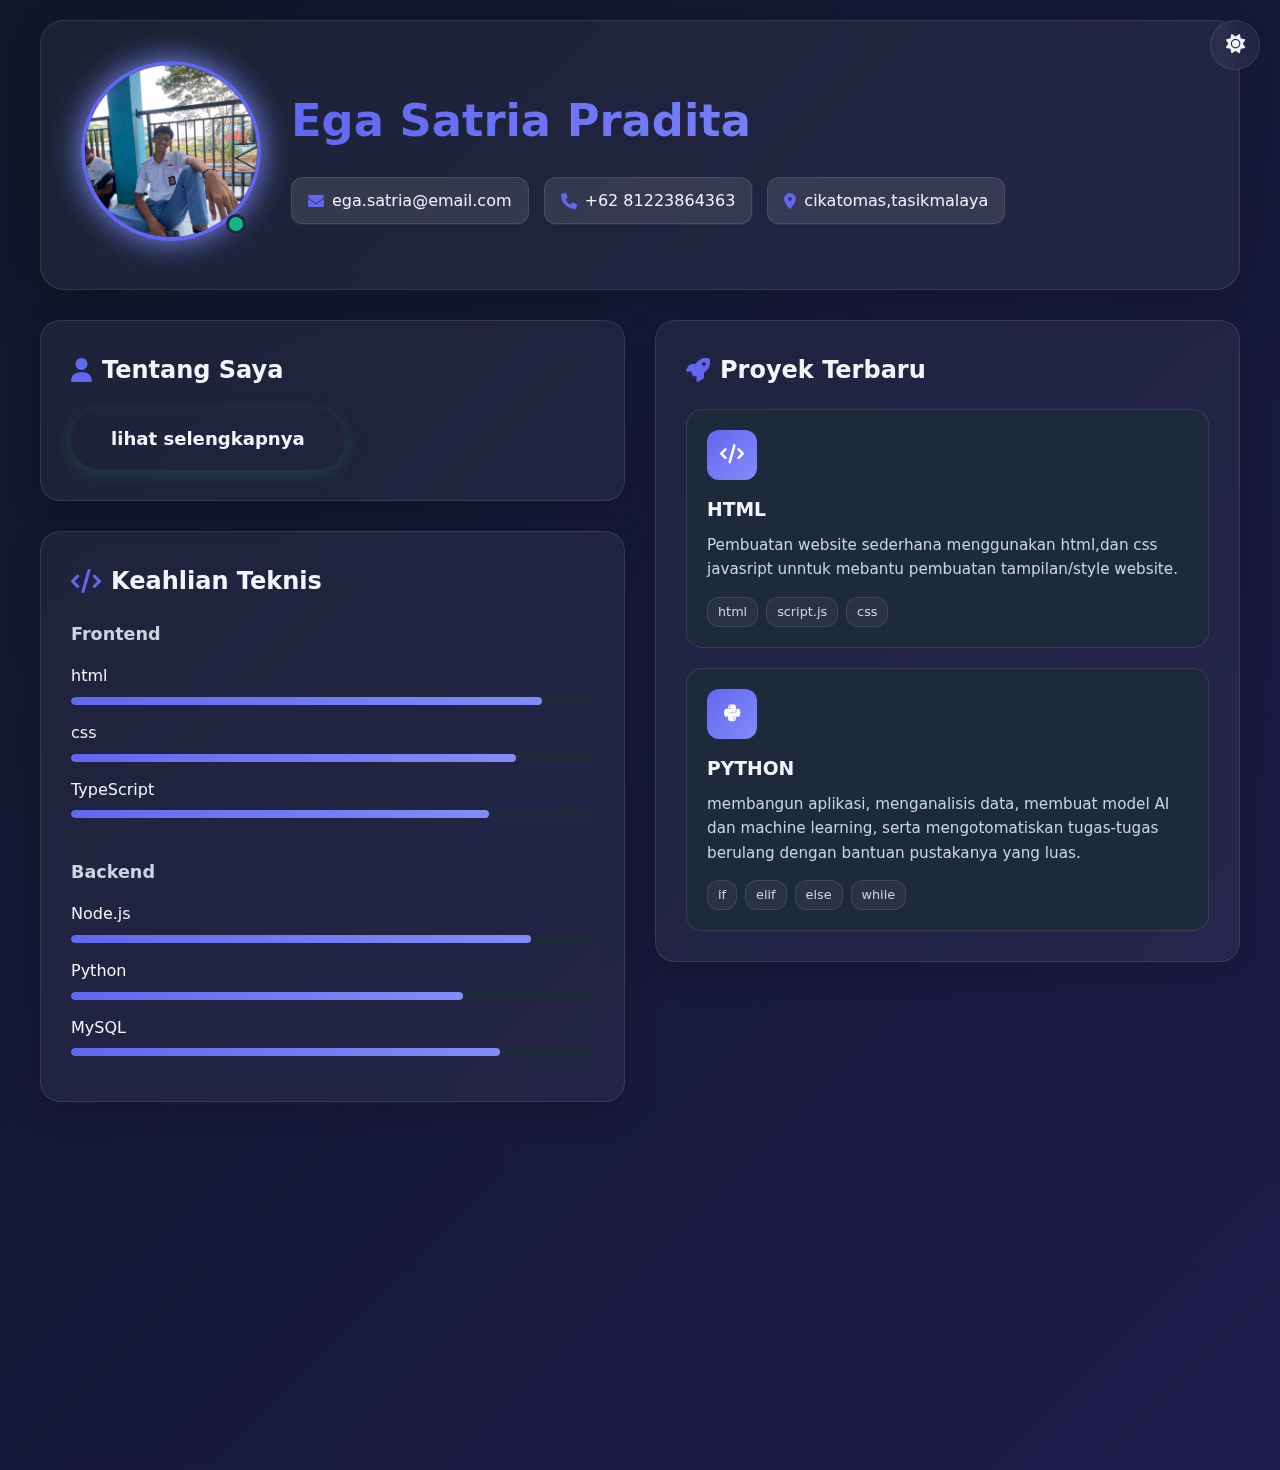
<file: index.html>
<!DOCTYPE html>
<html lang="id">

<head>
    <meta charset="UTF-8">
    <meta name="viewport" content="width=device-width, initial-scale=1.0">
    <title>Biodata | Ega Satria Pradita</title>
    <link rel="stylesheet" href="https://cdnjs.cloudflare.com/ajax/libs/font-awesome/6.4.0/css/all.min.css">
    <link rel="stylesheet" href="style.css">
</head>

<body>
    <div class="container">
        <!-- Theme Toggle -->
        <button class="theme-toggle" id="themeToggle">
            <i class="fas fa-moon"></i>
        </button>

        <!-- Header & Profil -->
        <header class="profile-header">
            <div class="profile-image-container">
                <img src="ega.jpeg" alt="Ega Satria Pradita" class="profile-pic">
                <div class="status-indicator"></div>
            </div>

            <div class="profile-info">
                <h1>Ega Satria Pradita</h1>
                <p class="tagline">Full-Stack Developer & UI/UX Enthusiast</p>
                <div class="contact-badges">
                    <div class="badge">
                        <i class="fas fa-envelope"></i>
                        <span>ega.satria@email.com</span>
                    </div>
                    <div class="badge">
                        <i class="fas fa-phone"></i>
                        <span>+62 81223864363</span>
                    </div>
                    <div class="badge">
                        <i class="fas fa-map-marker-alt"></i>
                        <span>cikatomas,tasikmalaya</span>
                    </div>
                </div>
            </div>
        </header>

        <!-- Main Content Grid -->
        <main class="main-grid">
            <!-- Left Column -->
            <div class="left-column">
                <!-- About Section -->
                <section class="card" id="about">
                    <h2><i class="fas fa-user"></i>Tentang Saya</h2>
                    <a href="tentang.html" class="cta">lihat selengkapnya</a>

                </section>

                <!-- Skills Section -->
                <section class="card" id="skills">
                    <h2><i class="fas fa-code"></i>Keahlian Teknis</h2>
                    <div class="skills-grid">
                        <div class="skill-category">
                            <h3>Frontend</h3>
                            <div class="skill-item">
                                <span>html</span>
                                <div class="skill-bar">
                                    <div class="skill-progress" data-level="90"></div>
                                </div>
                            </div>
                            <div class="skill-item">
                                <span>css</span>
                                <div class="skill-bar">
                                    <div class="skill-progress" data-level="85"></div>
                                </div>
                            </div>
                            <div class="skill-item">
                                <span>TypeScript</span>
                                <div class="skill-bar">
                                    <div class="skill-progress" data-level="80"></div>
                                </div>
                            </div>
                        </div>

                        <div class="skill-category">
                            <h3>Backend</h3>
                            <div class="skill-item">
                                <span>Node.js</span>
                                <div class="skill-bar">
                                    <div class="skill-progress" data-level="88"></div>
                                </div>
                            </div>
                            <div class="skill-item">
                                <span>Python</span>
                                <div class="skill-bar">
                                    <div class="skill-progress" data-level="75"></div>
                                </div>
                            </div>
                            <div class="skill-item">
                                <span>MySQL</span>
                                <div class="skill-bar">
                                    <div class="skill-progress" data-level="82"></div>
                                </div>
                            </div>
                        </div>
                    </div>
                </section>

                <!-- Education Section -->
                <section class="card" id="education">
                    <h2><i class="fas fa-graduation-cap"></i>Pendidikan</h2>
                    <div class="timeline">
                        <div class="timeline-item">
                            <div class="timeline-year">2021-2024</div>
                            <div class="timeline-content">
                                <h3>SMP ISLAM DARUL HIKMAH</h3>
                            </div>
                        </div>
                        <div class="timeline-item">
                            <div class="timeline-year">2024-Sekarang</div>
                            <div class="timeline-content">
                                <h3>SMK AL FALAH TANJUNGJAYA</h3>
                                <p>Jurusan RPL</p>
                            </div>
                        </div>
                    </div>
                </section>
            </div>

            <!-- Right Column -->
            <div class="right-column">
                <!-- Experience Section -->

                <!-- Projects Section -->
                <section class="card" id="projects">
                    <h2><i class="fas fa-rocket"></i>Proyek Terbaru</h2>
                    <div class="projects-grid">
                        <div class="project-card">
                            <div class="project-icon">
                                <i class="fa-solid fa-code"></i>
                            </div>
                            <h3>HTML</h3>
                            <p>Pembuatan website sederhana menggunakan html,dan css javasript unntuk mebantu pembuatan tampilan/style website.</p>
                            <div class="project-tech">
                                <span class="tech-tag">html</span>
                                <span class="tech-tag">script.js</span>
                                <span class="tech-tag">css</span>
                            </div>
                        </div>
                        <div class="project-card">
                            <div class="project-icon">
                                <i class="fa-brands fa-python"></i>
                            </div>
                            <h3>PYTHON</h3>
                            <p> membangun aplikasi, menganalisis data, membuat model AI dan machine learning, serta mengotomatiskan tugas-tugas berulang dengan bantuan pustakanya yang luas. </p>
                            <div class="project-tech">
                                <span class="tech-tag">if</span>
                                <span class="tech-tag">elif</span>
                                <span class="tech-tag">else</span>
                                <span class="tech-tag">while</span>
                            </div>
                        </div>
                    </div>
                </section>

                <!-- Contact & Social -->
                <section class="card" id="contact">
                    <h2><i class="fas fa-share-alt"></i>Hubungi Saya</h2>
                    <div class="social-links">
                        <a href="https://wa.me/qr/4Q2SM73HXJZXI1" target="_blank" class="social-link whatsapp">
                            <i class="fab fa-whatsapp"></i>
                            <span>WhatsApp</span>
                        </a>
                        <a href=" https://www.instagram.com/ega_____03?igsh=ZHMxOGcxN3BwMmxn" target="_blank" class="social-link instagram">
                            <i class="fab fa-instagram"></i>
                            <span>Instagram</span>
                        </a>
                        <a href=" https://www.tiktok.com/@ega_____03?_t=ZS-90oDjy8LicP&_r=1" target="_blank" class="social-link tiktok">
                            <i class="fab fa-tiktok"></i>
                            <span>TikTok</span>
                        </a>
                    </div>
                </section>
            </div>
        </main>
    </div>

    <script src="script.js"></script>
</body>
</html
</file>
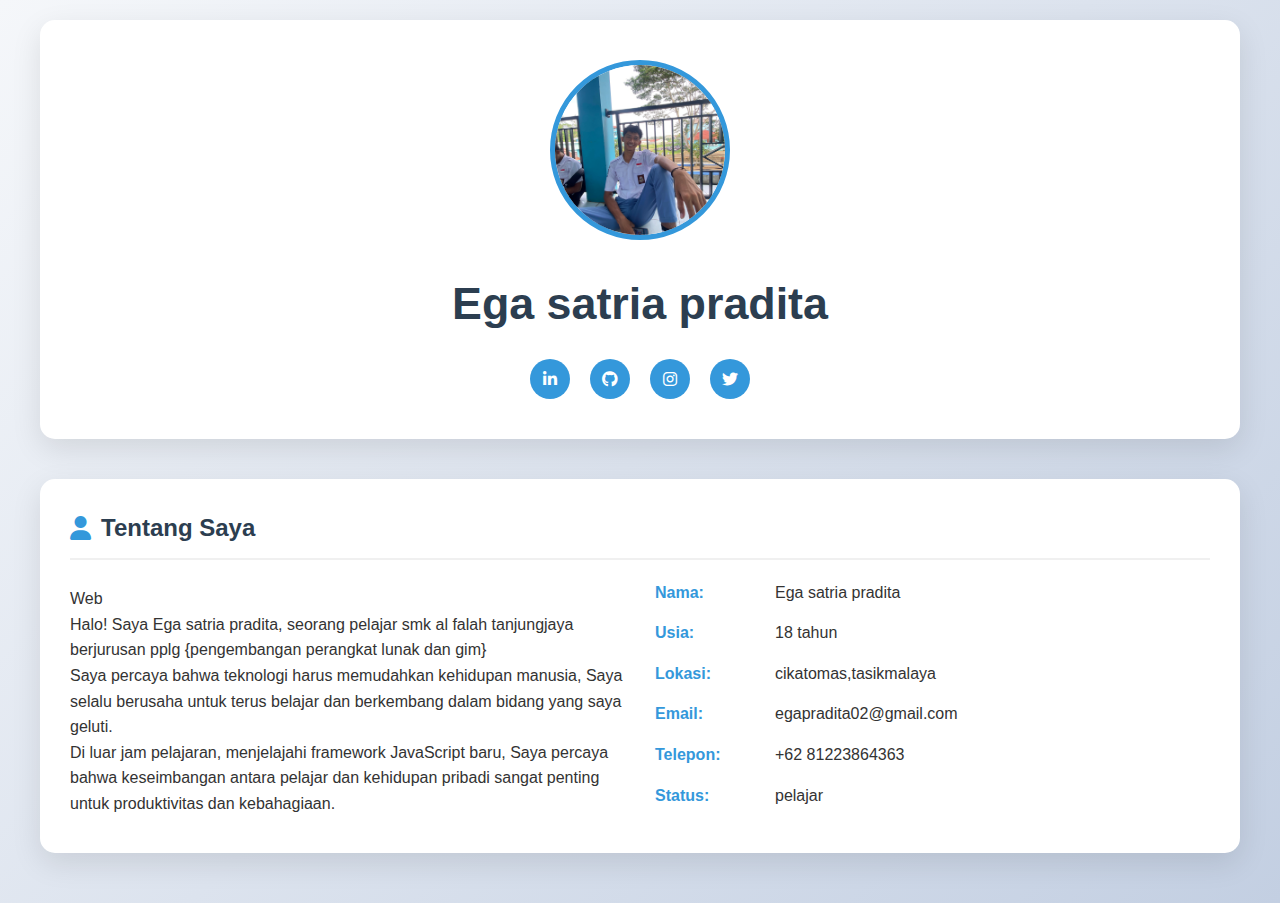
<file: tentang.html>
<!DOCTYPE html>
<html lang="id">

<head>
    <meta charset="UTF-8">
    <meta name="viewport" content="width=device-width, initial-scale=1.0">
    <title>Tentang Saya</title>
    <link rel="stylesheet" href="https://cdnjs.cloudflare.com/ajax/libs/font-awesome/6.4.0/css/all.min.css">
    <style>
        * {
            margin: 0;
            padding: 0;
            box-sizing: border-box;
            font-family: 'Segoe UI', Tahoma, Geneva, Verdana, sans-serif;
        }
        
        body {
            background: linear-gradient(135deg, #f5f7fa 0%, #c3cfe2 100%);
            color: #333;
            line-height: 1.6;
            min-height: 100vh;
            padding: 20px;
        }
        
        .container {
            max-width: 1200px;
            margin: 0 auto;
        }
        
        header {
            text-align: center;
            margin-bottom: 40px;
            padding: 40px 20px;
            background: white;
            border-radius: 15px;
            box-shadow: 0 10px 30px rgba(0, 0, 0, 0.1);
        }
        
        .profile-img {
            width: 180px;
            height: 180px;
            border-radius: 50%;
            object-fit: cover;
            border: 5px solid #3498db;
            margin-bottom: 20px;
        }
        
        h1 {
            font-size: 2.8rem;
            color: #2c3e50;
            margin-bottom: 10px;
        }
        
        .tagline {
            font-size: 1.3rem;
            color: #7f8c8d;
            max-width: 600px;
            margin: 0 auto 20px;
        }
        
        .social-links {
            display: flex;
            justify-content: center;
            gap: 20px;
            margin-top: 20px;
        }
        
        .social-link {
            display: flex;
            align-items: center;
            justify-content: center;
            width: 40px;
            height: 40px;
            background: #3498db;
            color: white;
            border-radius: 50%;
            text-decoration: none;
            transition: all 0.3s;
        }
        
        .social-link:hover {
            transform: translateY(-5px);
            background: #2980b9;
        }
        
        section {
            background: white;
            border-radius: 15px;
            padding: 30px;
            margin-bottom: 30px;
            box-shadow: 0 10px 30px rgba(0, 0, 0, 0.1);
        }
        
        h2 {
            color: #2c3e50;
            margin-bottom: 20px;
            padding-bottom: 10px;
            border-bottom: 2px solid #f0f0f0;
            display: flex;
            align-items: center;
        }
        
        h2 i {
            margin-right: 10px;
            color: #3498db;
        }
        
        .about-content {
            display: flex;
            flex-wrap: wrap;
            gap: 30px;
            align-items: center;
        }
        
        .about-text {
            flex: 1;
            min-width: 300px;
        }
        
        .about-details {
            flex: 1;
            min-width: 300px;
        }
        
        .detail-item {
            margin-bottom: 15px;
            display: flex;
        }
        
        .detail-label {
            font-weight: bold;
            color: #3498db;
            display: inline-block;
            width: 120px;
        }
        
        .skills-container {
            display: flex;
            flex-wrap: wrap;
            gap: 20px;
        }
        
        .skill-category {
            flex: 1;
            min-width: 250px;
        }
        
        .skill-item {
            margin-bottom: 15px;
        }
        
        .skill-name {
            display: flex;
            justify-content: space-between;
            margin-bottom: 5px;
        }
        
        .skill-bar {
            height: 10px;
            background-color: #e9ecef;
            border-radius: 5px;
            overflow: hidden;
        }
        
        .skill-level {
            height: 100%;
            background: linear-gradient(to right, #3498db, #2c3e50);
            border-radius: 5px;
        }
        
        .hobbies-container {
            display: flex;
            flex-wrap: wrap;
            gap: 15px;
        }
        
        .hobby-item {
            background: linear-gradient(135deg, #3498db 0%, #2c3e50 100%);
            color: white;
            padding: 10px 20px;
            border-radius: 30px;
            font-size: 0.9rem;
        }
        
        footer {
            text-align: center;
            color: #7f8c8d;
            margin-top: 50px;
            padding: 20px;
        }
        
        @media (max-width: 768px) {
            .about-content {
                flex-direction: column;
            }
            h1 {
                font-size: 2.2rem;
            }
        }
    </style>
</head>

<body>
    <div class="container">
        <header>
            <img src="ega.jpeg" alt="Foto Profil" class="profile-img">
            <h1>Ega satria pradita</h1>
            <p class="tagline"></p>
            <div class="social-links">
                <a href="https://www.linkedin.com/" class="social-link"><i class="fab fa-linkedin-in"></i></a>
                <a href="https://github.com/" class="social-link"><i class="fab fa-github"></i></a>
                <a href="https://www.instagram.com/ega_____03?igsh=ZHMxOGcxN3BwMmxn" class="social-link"><i class="fab fa-instagram"></i></a>
                <a href="https://x.com/" class="social-link"><i class="fab fa-twitter"></i></a>
            </div>
        </header>

        <section id="tentang">
            <h2><i class="fas fa-user"></i> Tentang Saya</h2>
            <div class="about-content">
                <div class="about-text">Web
                    <p>Halo! Saya Ega satria pradita, seorang pelajar smk al falah tanjungjaya berjurusan pplg {pengembangan perangkat lunak dan gim}
                        <p>Saya percaya bahwa teknologi harus memudahkan kehidupan manusia, Saya selalu berusaha untuk terus belajar dan berkembang dalam bidang yang saya geluti.</p>
                        <p>Di luar jam pelajaran, menjelajahi framework JavaScript baru, Saya percaya bahwa keseimbangan antara pelajar dan kehidupan pribadi sangat penting untuk produktivitas dan kebahagiaan.</p>
                </div>
                <div class="about-details">
                    <div class="detail-item">
                        <span class="detail-label">Nama:</span>
                        <span>Ega satria pradita</span>
                    </div>
                    <div class="detail-item">
                        <span class="detail-label">Usia:</span>
                        <span>18 tahun</span>
                    </div>
                    <div class="detail-item">
                        <span class="detail-label">Lokasi:</span>
                        <span>cikatomas,tasikmalaya</span>
                    </div>
                    <div class="detail-item">
                        <span class="detail-label">Email:</span>
                        <span>egapradita02@gmail.com</span>
                    </div>
                    <div class="detail-item">
                        <span class="detail-label">Telepon:</span>
                        <span>+62 81223864363</span>
                    </div>
                    <div class="detail-item">
                        <span class="detail-label">Status:</span>
                        <span>pelajar</span>
                    </div>
                </div>
            </div>
        </section>
</file>
<file: style.css>
/* Variabel CSS untuk Tema */

:root {
    --primary: #6366f1;
    --primary-glow: #818cf8;
    --bg-primary: #0f172a;
    --bg-secondary: #1e293b;
    --text-primary: #f1f5f9;
    --text-secondary: #cbd5e1;
    --glass: rgba(255, 255, 255, 0.05);
    --border: rgba(255, 255, 255, 0.1);
    --card-shadow: 0 8px 32px rgba(0, 0, 0, 0.2);
}

[data-theme="light"] {
    --primary: #4f46e5;
    --primary-glow: #6366f1;
    --bg-primary: #f8fafc;
    --bg-secondary: #ffffff;
    --text-primary: #1e293b;
    --text-secondary: #64748b;
    --glass: rgba(255, 255, 255, 0.7);
    --border: rgba(0, 0, 0, 0.1);
    --card-shadow: 0 8px 32px rgba(0, 0, 0, 0.1);
}

* {
    margin: 0;
    padding: 0;
    box-sizing: border-box;
    transition: background-color 0.3s, color 0.3s, border-color 0.3s;
}

body {
    font-family: 'Segoe UI', system-ui, sans-serif;
    background: linear-gradient(135deg, var(--bg-primary) 0%, #1e1b4b 100%);
    color: var(--text-primary);
    min-height: 100vh;
    padding: 20px;
    line-height: 1.6;
}

.container {
    max-width: 1200px;
    margin: 0 auto;
}


/* Theme Toggle */

.theme-toggle {
    position: fixed;
    top: 20px;
    right: 20px;
    background: var(--glass);
    backdrop-filter: blur(10px);
    border: 1px solid var(--border);
    border-radius: 50%;
    width: 50px;
    height: 50px;
    display: flex;
    align-items: center;
    justify-content: center;
    cursor: pointer;
    z-index: 1000;
    color: var(--text-primary);
    font-size: 1.2rem;
    transition: all 0.3s ease;
}

.theme-toggle:hover {
    background: var(--primary);
    transform: scale(1.1);
}


/* Header & Profil */

.profile-header {
    display: flex;
    flex-wrap: wrap;
    gap: 30px;
    align-items: center;
    background: var(--glass);
    backdrop-filter: blur(10px);
    -webkit-backdrop-filter: blur(10px);
    border: 1px solid var(--border);
    border-radius: 24px;
    padding: 40px;
    margin-bottom: 30px;
    box-shadow: var(--card-shadow);
}

.profile-image-container {
    position: relative;
}

.profile-pic {
    width: 180px;
    height: 180px;
    border-radius: 50%;
    object-fit: cover;
    border: 4px solid var(--primary);
    box-shadow: 0 0 30px var(--primary-glow);
    animation: float 6s ease-in-out infinite;
}

.status-indicator {
    position: absolute;
    bottom: 15px;
    right: 15px;
    width: 20px;
    height: 20px;
    background: #10b981;
    border: 3px solid var(--bg-secondary);
    border-radius: 50%;
    animation: pulse 2s infinite;
}

@keyframes float {
    0%,
    100% {
        transform: translateY(0);
    }
    50% {
        transform: translateY(-10px);
    }
}

@keyframes pulse {
    0%,
    100% {
        opacity: 1;
    }
    50% {
        opacity: 0.5;
    }
}

.profile-info h1 {
    font-size: 2.8rem;
    margin-bottom: 8px;
    background: linear-gradient(90deg, var(--primary), var(--primary-glow));
    -webkit-background-clip: text;
    -webkit-text-fill-color: transparent;
    background-clip: text;
}

.tagline {
    font-size: 1.3rem;
    color: var(--text-secondary);
    margin-bottom: 20px;
    font-weight: 300;
}

.contact-badges {
    display: flex;
    flex-wrap: wrap;
    gap: 15px;
}

.badge {
    display: flex;
    align-items: center;
    gap: 8px;
    background: var(--glass);
    padding: 10px 16px;
    border-radius: 12px;
    border: 1px solid var(--border);
    backdrop-filter: blur(10px);
}

.badge i {
    color: var(--primary);
}


/* Main Grid Layout */

.main-grid {
    display: grid;
    grid-template-columns: 1fr 1fr;
    gap: 30px;
}

@media (max-width: 768px) {
    .main-grid {
        grid-template-columns: 1fr;
    }
}


/* Cards */

.card {
    background: var(--glass);
    backdrop-filter: blur(10px);
    -webkit-backdrop-filter: blur(10px);
    border: 1px solid var(--border);
    border-radius: 20px;
    padding: 30px;
    margin-bottom: 30px;
    box-shadow: var(--card-shadow);
    transition: transform 0.3s ease, box-shadow 0.3s ease;
}

.card:hover {
    transform: translateY(-5px);
    box-shadow: 0 12px 40px rgba(0, 0, 0, 0.3);
}

.card h2 {
    display: flex;
    align-items: center;
    gap: 10px;
    margin-bottom: 20px;
    font-size: 1.5rem;
    color: var(--text-primary);
}

.card h2 i {
    color: var(--primary);
}

.cta {
    background: var(--accent);
    color: var(--dark);
    padding: 1rem 2.5rem;
    border-radius: 30px;
    font-weight: 700;
    font-size: 1.13rem;
    text-decoration: none;
    box-shadow: 0 4px 20px rgba(61, 213, 152, 0.15);
    border: none;
    outline: none;
    cursor: pointer;
    display: inline-block;
}

.cta:hover {
    background: #1edc8e;
    color: #fff;
    transform: translateY(-3px) scale(1.045);
}


/* Skills Section */

.skills-grid {
    display: grid;
    gap: 25px;
}

.skill-category h3 {
    margin-bottom: 15px;
    color: var(--text-secondary);
    font-size: 1.1rem;
    font-weight: 600;
}

.skill-item {
    margin-bottom: 15px;
}

.skill-item span {
    display: block;
    margin-bottom: 8px;
    font-weight: 500;
}

.skill-bar {
    background: var(--bg-secondary);
    border-radius: 10px;
    height: 8px;
    overflow: hidden;
}

.skill-progress {
    height: 100%;
    background: linear-gradient(90deg, var(--primary), var(--primary-glow));
    border-radius: 10px;
    width: 0;
    transition: width 1.5s ease-in-out;
}


/* Timeline */

.timeline {
    position: relative;
}

.timeline::before {
    content: '';
    position: absolute;
    left: 15px;
    top: 0;
    bottom: 0;
    width: 2px;
    background: var(--primary);
    opacity: 0.3;
}

.timeline-item {
    display: flex;
    margin-bottom: 30px;
    position: relative;
}

.timeline-year {
    min-width: 100px;
    background: var(--primary);
    color: white;
    padding: 8px 12px;
    border-radius: 20px;
    font-size: 0.9rem;
    font-weight: 600;
    text-align: center;
    margin-right: 20px;
    height: fit-content;
}

.timeline-content {
    flex: 1;
}

.timeline-content h3 {
    margin-bottom: 5px;
    color: var(--text-primary);
}

.timeline-content p {
    color: var(--text-secondary);
    margin-bottom: 8px;
}

.timeline-content ul {
    list-style: none;
    padding-left: 0;
}

.timeline-content li {
    margin-bottom: 5px;
    position: relative;
    padding-left: 15px;
}

.timeline-content li::before {
    content: '▸';
    position: absolute;
    left: 0;
    color: var(--primary);
}

.gpa {
    background: var(--primary);
    color: white;
    padding: 4px 8px;
    border-radius: 12px;
    font-size: 0.8rem;
    font-weight: 600;
}


/* Projects Section */

.projects-grid {
    display: grid;
    gap: 20px;
}

.project-card {
    background: var(--bg-secondary);
    padding: 20px;
    border-radius: 16px;
    border: 1px solid var(--border);
    transition: all 0.3s ease;
}

.project-card:hover {
    transform: translateX(5px);
    border-color: var(--primary);
}

.project-icon {
    width: 50px;
    height: 50px;
    background: linear-gradient(135deg, var(--primary), var(--primary-glow));
    border-radius: 12px;
    display: flex;
    align-items: center;
    justify-content: center;
    margin-bottom: 15px;
    color: white;
    font-size: 1.2rem;
}

.project-card h3 {
    margin-bottom: 8px;
    color: var(--text-primary);
}

.project-card p {
    color: var(--text-secondary);
    margin-bottom: 15px;
    font-size: 0.95rem;
}

.project-tech {
    display: flex;
    flex-wrap: wrap;
    gap: 8px;
}

.tech-tag {
    background: var(--glass);
    padding: 4px 10px;
    border-radius: 12px;
    font-size: 0.8rem;
    border: 1px solid var(--border);
    color: var(--text-secondary);
}


/* Social Links */

.social-links {
    display: grid;
    grid-template-columns: 1fr 1fr;
    gap: 15px;
}

.social-link {
    display: flex;
    align-items: center;
    gap: 12px;
    padding: 15px;
    background: var(--bg-secondary);
    border-radius: 12px;
    text-decoration: none;
    color: var(--text-primary);
    border: 1px solid var(--border);
    transition: all 0.3s ease;
}

.social-link:hover {
    transform: translateY(-3px);
    border-color: var(--primary);
}

.social-link i {
    font-size: 1.2rem;
    width: 20px;
}

.social-link.linkedin i {
    color: #0077b5;
}

.social-link.github i {
    color: #333;
}

.social-link.instagram i {
    color: #e4405f;
}

.social-link.twitter i {
    color: #1da1f2;
}


/* Responsive Design */

@media (max-width: 768px) {
    .profile-header {
        text-align: center;
        justify-content: center;
    }
    .profile-info h1 {
        font-size: 2.2rem;
    }
    .contact-badges {
        justify-content: center;
    }
    .social-links {
        grid-template-columns: 1fr;
    }
    .timeline-item {
        flex-direction: column;
    }
    .timeline-year {
        margin-right: 0;
        margin-bottom: 10px;
        width: fit-content;
    }
}


/* Animations */

@keyframes fadeInUp {
    from {
        opacity: 0;
        transform: translateY(30px);
    }
    to {
        opacity: 1;
        transform: translateY(0);
    }
}

.card {
    animation: fadeInUp 0.6s ease-out;
}

.card:nth-child(2) {
    animation-delay: 0.1s;
}

.card:nth-child(3) {
    animation-delay: 0.2s;
}

.card:nth-child(4) {
    animation-delay: 0.3s;
}

.card:nth-child(5) {
    animation-delay: 0.4s;
}
</file>
